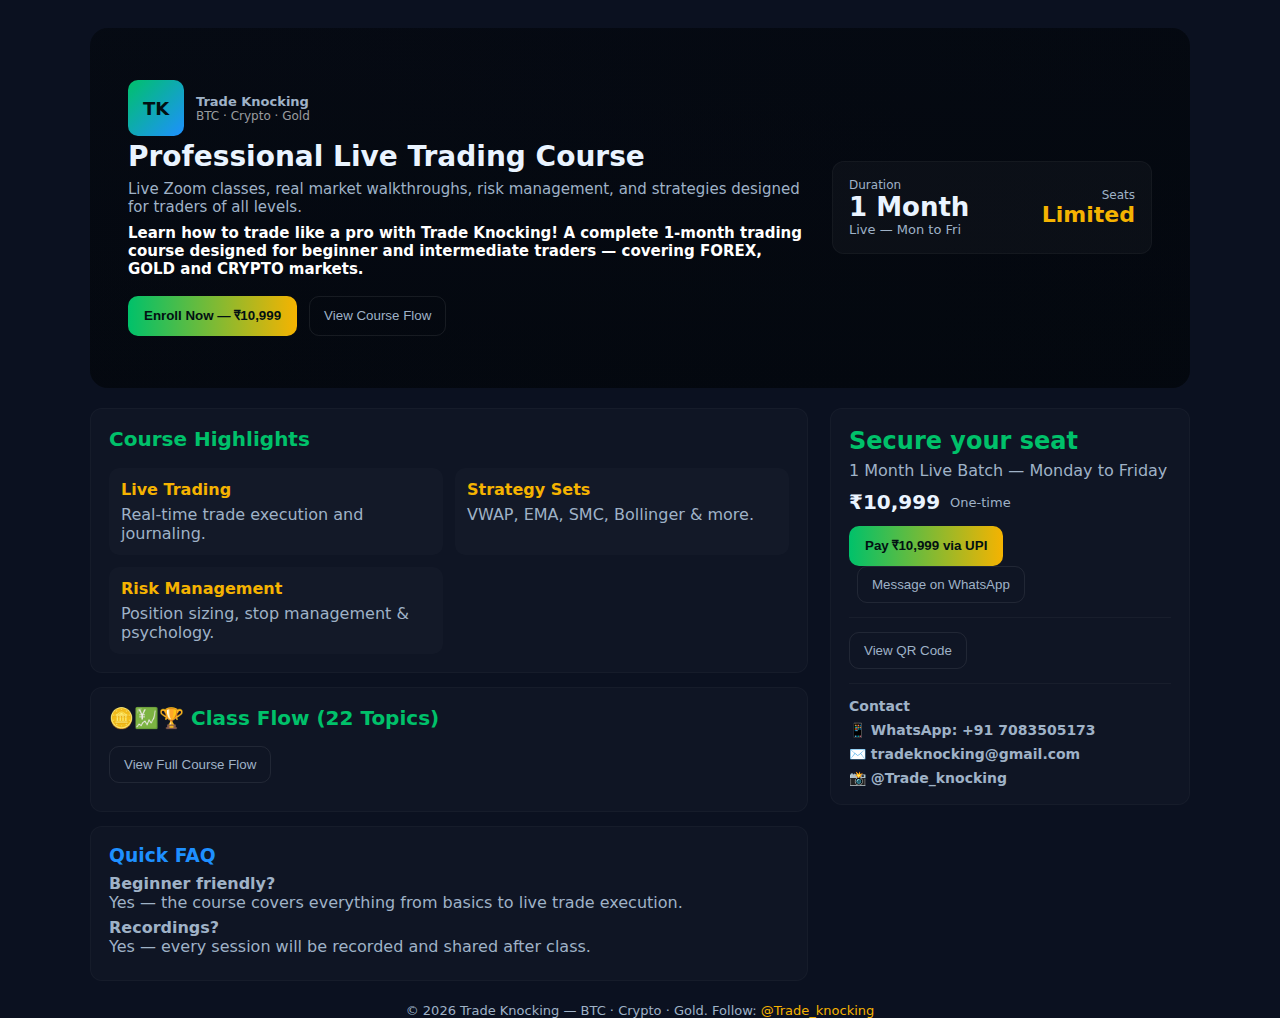
<file: index.html>
<!doctype html>
<html lang="mr">
<head>
  <!-- Google tag (gtag.js) -->
  <script async src="https://www.googletagmanager.com/gtag/js?id=G-4QN1JSNCES"></script>
  <script>
    window.dataLayer = window.dataLayer || [];
    function gtag(){dataLayer.push(arguments);}
    gtag('js', new Date());
    gtag('config', 'G-4QN1JSNCES');
  </script>

  <meta charset="utf-8" />
  <meta name="viewport" content="width=device-width,initial-scale=1" />
  <title>Trade Knocking — BTC · Crypto · Gold Trading</title>
  <meta name="description" content="Trade Knocking - Live Zoom Batch for BTC, Crypto & Gold. Live trades, risk management, strategies."/>
  <style>
    :root{
      --navy:#0b1120;
      --green:#00c16a;
      --gold:#f5b301;
      --sky:#1e90ff;
      --muted:#9fb2c7;
      --card:#071127;
      --glass: rgba(255,255,255,0.03);
      --radius:14px;
      --maxw:1100px;
    }
    *{box-sizing:border-box}
    html,body{height:100%}
    body{
      margin:0;
      font-family:Inter, system-ui, -apple-system, "Segoe UI", Roboto, "Noto Sans", Arial;
      background:var(--navy);
      color:#eaf4ff;
      display:flex;
      justify-content:center;
      padding:28px 18px;
      -webkit-font-smoothing:antialiased;
    }
    .wrap{width:100%;max-width:var(--maxw);}
    .hero-wrap{position:relative;border-radius:18px;overflow:hidden;min-height:360px;display:flex;align-items:center;background:linear-gradient(180deg, rgba(6,10,18,0.64), rgba(4,8,14,0.78));}
    .hero-bg{position:absolute;inset:0;z-index:0;background-image:url('https://cdn.pixabay.com/photo/2017/08/10/03/56/chart-2616936_1280.jpg');background-size:cover;background-position:center center;filter:contrast(0.9) saturate(1.05) blur(4px) brightness(0.6);}
    .hero-overlay{position:absolute;inset:0;background:linear-gradient(90deg,rgba(2,6,12,0.35),rgba(2,6,12,0.55));z-index:1;}
    .hero{position:relative;z-index:2;display:flex;gap:28px;align-items:center;padding:38px;width:100%;}
    .hero-left{flex:1;min-width:260px;}
    .brand{display:flex;align-items:center;gap:12px;margin-bottom:6px;}
    .logo{width:56px;height:56px;border-radius:10px;background:linear-gradient(135deg,var(--green),var(--sky));display:flex;align-items:center;justify-content:center;font-weight:800;color:#021012;font-size:18px;}
    h1{margin:0;font-size:28px;line-height:1.05;color:#eaf4ff}
    .subtitle{color:var(--muted);margin-top:8px;font-size:15px}
    .hero-ctas{margin-top:18px;display:flex;gap:12px;flex-wrap:wrap}
    .btn{background:linear-gradient(90deg,var(--green),var(--gold));color:#021012;border:none;padding:12px 16px;border-radius:10px;font-weight:800;cursor:pointer;}
    .btn:hover{opacity:0.9;}
    .btn-ghost{background:transparent;border:1px solid rgba(255,255,255,0.08);color:var(--muted);padding:10px 14px;border-radius:10px;cursor:pointer}
    .card-quick{width:320px;background:rgba(255,255,255,0.03);border-radius:12px;padding:16px;border:1px solid rgba(255,255,255,0.04)}
    .main{display:grid;grid-template-columns:1fr 360px;gap:22px;margin-top:20px}
    .card{background:rgba(255,255,255,0.02);padding:18px;border-radius:12px;border:1px solid rgba(255,255,255,0.03);}
    h2.section{margin-top:0;color:var(--green);font-size:20px}
    .bullets{display:grid;grid-template-columns:1fr 1fr;gap:12px;margin-top:10px}
    .bullet{background:rgba(255,255,255,0.02);padding:12px;border-radius:10px;}
    .bullet strong{color:var(--gold)}
    ul.clean{padding-left:18px;margin:12px 0;color:var(--muted)}
    .contact-links a{display:inline-block;margin-right:10px;margin-top:8px;text-decoration:none;color:var(--muted);font-weight:700}
    footer{text-align:center;color:var(--muted);font-size:13px;margin-top:22px}
    #qrImage {display:none;margin-top:12px;width:100%;border-radius:12px;border:1px solid rgba(255,255,255,0.1);}
    @media(max-width:980px){.main{grid-template-columns:1fr}.hero{flex-direction:column}.card-quick{width:100%}.bullets{grid-template-columns:1fr}}
  </style>
</head>
<body>
  <div class="wrap">
    <section class="hero-wrap">
      <div class="hero-bg" aria-hidden="true"></div>
      <div class="hero-overlay" aria-hidden="true"></div>
      <div class="hero">
        <div class="hero-left">
          <div class="brand">
            <div class="logo">TK</div>
            <div>
              <div style="font-size:13px;color:var(--muted);font-weight:700">Trade Knocking</div>
              <div style="font-size:12px;color:rgba(255,255,255,0.6)">BTC · Crypto · Gold</div>
            </div>
          </div>
          <h1>Professional Live Trading Course</h1>
          <div class="subtitle">Live Zoom classes, real market walkthroughs, risk management, and strategies designed for traders of all levels.</div>
          <p style="margin-top:8px;color:#ffffff;font-size:15px;font-weight:600">
            Learn how to trade like a pro with Trade Knocking! A complete 1-month trading course designed for beginner and intermediate traders — covering FOREX, GOLD and CRYPTO markets.
          </p>
          <div class="hero-ctas">
            <button class="btn" onclick="openUPIPayment()">Enroll Now — ₹10,999</button>
            <button class="btn-ghost" onclick="document.getElementById('flow').scrollIntoView({behavior:'smooth'})">View Course Flow</button>
          </div>
        </div>
        <div class="card-quick">
          <div style="display:flex;justify-content:space-between;align-items:center">
            <div>
              <div style="font-size:12px;color:var(--muted)">Duration</div>
              <div style="font-size:26px;font-weight:900">1 Month</div>
              <div style="color:var(--muted);font-size:13px">Live — Mon to Fri</div>
            </div>
            <div style="text-align:right">
              <div style="font-size:12px;color:var(--muted)">Seats</div>
              <div style="font-weight:900;font-size:22px;color:var(--gold)">Limited</div>
            </div>
          </div>
        </div>
      </div>
    </section>

    <div class="main">
      <main>
        <div class="card">
          <h2 class="section">Course Highlights</h2>
          <div class="bullets">
            <div class="bullet"><strong>Live Trading</strong><div style="color:var(--muted);margin-top:6px">Real-time trade execution and journaling.</div></div>
            <div class="bullet"><strong>Strategy Sets</strong><div style="color:var(--muted);margin-top:6px">VWAP, EMA, SMC, Bollinger & more.</div></div>
            <div class="bullet"><strong>Risk Management</strong><div style="color:var(--muted);margin-top:6px">Position sizing, stop management & psychology.</div></div>
          </div>
        </div>

        <div class="card" id="flow" style="margin-top:14px">
          <h2 class="section">🪙💹🏆 Class Flow (22 Topics)</h2>
          <button id="toggleFlow" class="btn-ghost" style="margin-bottom:10px">View Full Course Flow</button>
          <ol id="flowList" style="display:none;color:var(--muted);padding-left:18px;line-height:1.6">
            <li>Introduction to Crypto</li>
            <li>Introduction to Forex and Commodities</li>
            <li>Trading Hours - Market & Pre Market - Baby Pips</li>
            <li>Supply Demand and Multiple Timeframe Analysis</li>
            <li>How to use Exness and Delta Exchange Application</li>
            <li>Candles and Patterns</li>
            <li>Data & Importance - Forex Factory & Financial Juice</li>
            <li>11/51 Strategy and Application</li>
            <li>Bollinger Bands Strategy and Application</li>
            <li>VRVP and Volume Understanding</li>
            <li>Anchored VWAP - Use and Application</li>
            <li>Fibonacci - Use and Application</li>
            <li>Ichimoku - Use and Application</li>
            <li>Heiken Ashi Use and Application</li>
            <li>21 EMA Strategy - Use and Application</li>
            <li>SMC - Smart Money Concept</li>
            <li>Risk and Money Management</li>
            <li>Funded Account - Details</li>
            <li>Live Analysis & Q&A</li>
            <li>EMA 6,12,15</li>
            <li>SMI - Stochastic Momentum Index</li>
          </ol>
        </div>

        <script>
          const toggleBtn = document.getElementById('toggleFlow');
          const flowList = document.getElementById('flowList');
          toggleBtn.addEventListener('click', () => {
            const isHidden = flowList.style.display === 'none';
            flowList.style.display = isHidden ? 'block' : 'none';
            toggleBtn.textContent = isHidden ? 'Hide Course Flow' : 'View Full Course Flow';
          });
        </script>

        <div class="card" id="faq" style="margin-top:14px">
          <h3 style="margin:0 0 8px 0;color:var(--sky)">Quick FAQ</h3>
          <p style="color:var(--muted);margin:6px 0"><strong>Beginner friendly?</strong><br>Yes — the course covers everything from basics to live trade execution.</p>
          <p style="color:var(--muted);margin:6px 0"><strong>Recordings?</strong><br>Yes — every session will be recorded and shared after class.</p>
        </div>
      </main>

      <aside>
        <div class="card" id="enroll">
          <h2 style="margin:0 0 6px 0;color:var(--green)">Secure your seat</h2>
          <div style="color:var(--muted);margin-bottom:10px">1 Month Live Batch — Monday to Friday</div>
          <div style="display:flex;gap:10px;align-items:center">
            <div style="font-size:20px;font-weight:900">₹10,999</div>
            <div style="color:var(--muted);font-size:13px">One-time</div>
          </div>
          <div style="margin-top:12px">
            <button class="btn" onclick="openUPIPayment()">Pay ₹10,999 via UPI</button>
            <button class="btn-ghost" style="margin-left:8px" onclick="window.location.href='https://wa.me/917083505173'">Message on WhatsApp</button>
          </div>

          <!-- QR CODE TOGGLE SECTION -->
          <hr style="border:none;border-top:1px solid rgba(255,255,255,0.04);margin:14px 0" />
          <button id="toggleQR" class="btn-ghost">View QR Code</button>
          <img id="qrImage" src="https://tradeknocking-bot.github.io/www.tradeknocking.com/TradeKnocking_QR.png" alt="Trade Knocking QR" />

          <hr style="border:none;border-top:1px solid rgba(255,255,255,0.04);margin:14px 0" />
          <div style="font-size:14px;color:var(--muted)">
            <strong>Contact</strong>
            <div class="contact-links">
              <a href="https://wa.me/917083505173" class="call">📱 WhatsApp: +91 7083505173</a><br>
              <a href="mailto:tradeknocking@gmail.com">✉️ tradeknocking@gmail.com</a><br>
              <a href="https://instagram.com/Trade_knocking" target="_blank">📸 @Trade_knocking</a>
            </div>
          </div>
        </div>
      </aside>
    </div>

    <footer>
      © <span id="year"></span> Trade Knocking — BTC · Crypto · Gold. Follow: 
      <a href="https://instagram.com/Trade_knocking" target="_blank" style="color:var(--gold);text-decoration:none">@Trade_knocking</a>
    </footer>
  </div>

  <script>
    document.getElementById('year').textContent = new Date().getFullYear();

    function openUPIPayment() {
      window.location.href = "upi://pay?pa=7083505173@ybl&pn=Trade%20Knocking&am=10999&cu=INR";
    }

    // QR Toggle
    const qrBtn = document.getElementById('toggleQR');
    const qrImg = document.getElementById('qrImage');
    qrBtn.addEventListener('click', () => {
      const hidden = qrImg.style.display === 'none';
      qrImg.style.display = hidden ? 'block' : 'none';
      qrBtn.textContent = hidden ? 'Hide QR Code' : 'View QR Code';
    });
  </script>
</body>
</html>
</file>
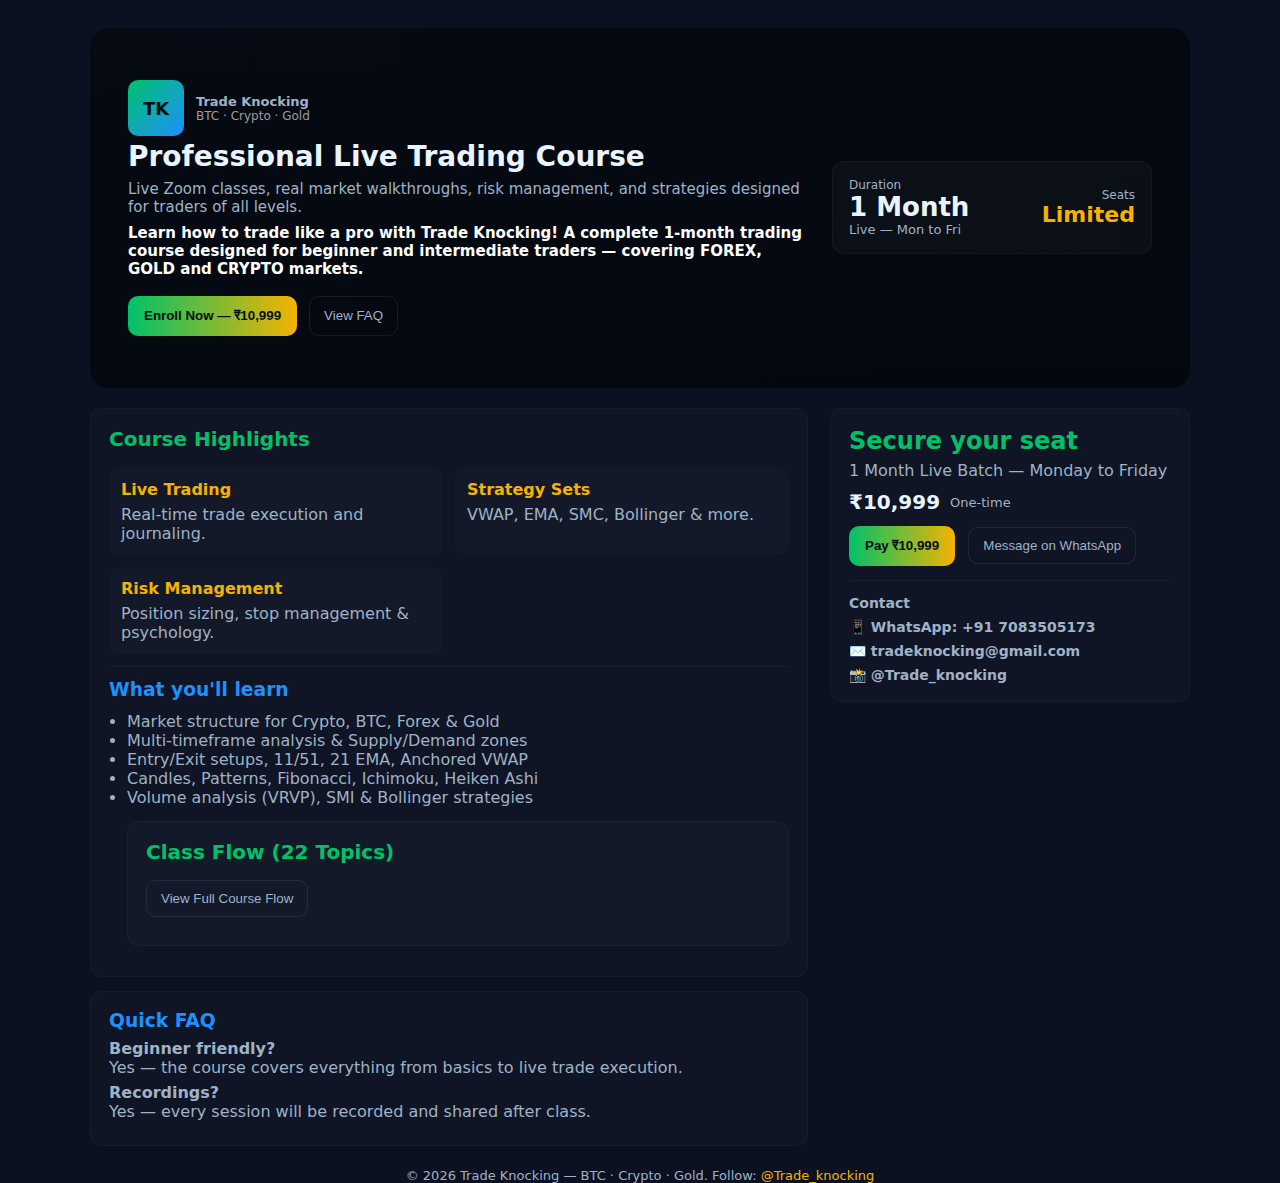
<file: index.html.html>
<!doctype html>
<html lang="mr">
<head>
  <meta charset="utf-8" />
  <meta name="viewport" content="width=device-width,initial-scale=1" />
  <title>Trade Knocking — BTC · Crypto · Gold Trading (1 Month)</title>
  <meta name="description" content="Trade Knocking - 1 Month Live Zoom Batch for BTC, Crypto & Gold. Live trades, risk management, strategies."/>
  <style>
    :root{
      --navy:#0b1120;
      --green:#00c16a;
      --gold:#f5b301;
      --sky:#1e90ff;
      --muted:#9fb2c7;
      --card:#071127;
      --glass: rgba(255,255,255,0.03);
      --radius:14px;
      --maxw:1100px;
    }
    *{box-sizing:border-box}
    html,body{height:100%}
    body{
      margin:0;
      font-family:Inter, system-ui, -apple-system, "Segoe UI", Roboto, "Noto Sans", Arial;
      background:var(--navy);
      color:#eaf4ff;
      display:flex;
      justify-content:center;
      padding:28px 18px;
      -webkit-font-smoothing:antialiased;
    }
    .wrap{width:100%;max-width:var(--maxw);}
    .hero-wrap{position:relative;border-radius:18px;overflow:hidden;min-height:360px;display:flex;align-items:center;background:linear-gradient(180deg, rgba(6,10,18,0.64), rgba(4,8,14,0.78));}
    .hero-bg{position:absolute;inset:0;z-index:0;background-image:url('https://cdn.pixabay.com/photo/2017/08/10/03/56/chart-2616936_1280.jpg');background-size:cover;background-position:center center;filter:contrast(0.9) saturate(1.05) blur(4px) brightness(0.6);}
    .hero-overlay{position:absolute;inset:0;background:linear-gradient(90deg,rgba(2,6,12,0.35),rgba(2,6,12,0.55));z-index:1;}
    .hero{position:relative;z-index:2;display:flex;gap:28px;align-items:center;padding:38px;width:100%;}
    .hero-left{flex:1;min-width:260px;}
    .brand{display:flex;align-items:center;gap:12px;margin-bottom:6px;}
    .logo{width:56px;height:56px;border-radius:10px;background:linear-gradient(135deg,var(--green),var(--sky));display:flex;align-items:center;justify-content:center;font-weight:800;color:#021012;font-size:18px;}
    h1{margin:0;font-size:28px;line-height:1.05;color:#eaf4ff}
    .subtitle{color:var(--muted);margin-top:8px;font-size:15px}
    .hero-ctas{margin-top:18px;display:flex;gap:12px;flex-wrap:wrap}
    .btn{background:linear-gradient(90deg,var(--green),var(--gold));color:#021012;border:none;padding:12px 16px;border-radius:10px;font-weight:800;cursor:pointer;}
    .btn-ghost{background:transparent;border:1px solid rgba(255,255,255,0.08);color:var(--muted);padding:10px 14px;border-radius:10px}
    .card-quick{width:320px;background:rgba(255,255,255,0.03);border-radius:12px;padding:16px;border:1px solid rgba(255,255,255,0.04)}
    .main{display:grid;grid-template-columns:1fr 360px;gap:22px;margin-top:20px}
    .card{background:rgba(255,255,255,0.02);padding:18px;border-radius:12px;border:1px solid rgba(255,255,255,0.03);}
    h2.section{margin-top:0;color:var(--green);font-size:20px}
    .bullets{display:grid;grid-template-columns:1fr 1fr;gap:12px;margin-top:10px}
    .bullet{background:rgba(255,255,255,0.02);padding:12px;border-radius:10px;}
    .bullet strong{color:var(--gold)}
    ul.clean{padding-left:18px;margin:12px 0;color:var(--muted)}
    .contact-links a{display:inline-block;margin-right:10px;margin-top:8px;text-decoration:none;color:var(--muted);font-weight:700}
    footer{text-align:center;color:var(--muted);font-size:13px;margin-top:22px}
    @media(max-width:980px){.main{grid-template-columns:1fr}.hero{flex-direction:column}.card-quick{width:100%}.bullets{grid-template-columns:1fr}}
  </style>
</head>
<body>
  <div class="wrap">
    <section class="hero-wrap">
      <div class="hero-bg" aria-hidden="true"></div>
      <div class="hero-overlay" aria-hidden="true"></div>
      <div class="hero">
        <div class="hero-left">
          <div class="brand">
            <div class="logo">TK</div>
            <div>
              <div style="font-size:13px;color:var(--muted);font-weight:700">Trade Knocking</div>
              <div style="font-size:12px;color:rgba(255,255,255,0.6)">BTC · Crypto · Gold</div>
            </div>
          </div>
          <h1>Professional Live Trading Course</h1>
          <div class="subtitle">Live Zoom classes, real market walkthroughs, risk management, and strategies designed for traders of all levels.</div>
<p style="margin-top:8px;color:#ffffff;font-size:15px;font-weight:600">
  Learn how to trade like a pro with Trade Knocking! A complete 1-month trading course designed for beginner and intermediate traders — covering FOREX, GOLD and CRYPTO markets.
</p>

          <div class="hero-ctas">
            <button class="btn" onclick="document.getElementById('enroll').scrollIntoView({behavior:'smooth'})">Enroll Now — ₹10,999</button>
            <button class="btn-ghost" onclick="document.getElementById('faq').scrollIntoView({behavior:'smooth'})">View FAQ</button>
          </div>
        </div>
        <div class="card-quick">
          <div style="display:flex;justify-content:space-between;align-items:center">
            <div>
              <div style="font-size:12px;color:var(--muted)">Duration</div>
              <div style="font-size:26px;font-weight:900">1 Month</div>
              <div style="color:var(--muted);font-size:13px">Live — Mon to Fri</div>
            </div>
            <div style="text-align:right">
              <div style="font-size:12px;color:var(--muted)">Seats</div>
              <div style="font-weight:900;font-size:22px;color:var(--gold)">Limited</div>
            </div>
          </div>
        </div>
      </div>
    </section>

    <div class="main">
      <main>
        <div class="card">
          <h2 class="section">Course Highlights</h2>
          <div class="bullets">
            <div class="bullet"><strong>Live Trading</strong><div style="color:var(--muted);margin-top:6px">Real-time trade execution and journaling.</div></div>
            <div class="bullet"><strong>Strategy Sets</strong><div style="color:var(--muted);margin-top:6px">VWAP, EMA, SMC, Bollinger & more.</div></div>
            <div class="bullet"><strong>Risk Management</strong><div style="color:var(--muted);margin-top:6px">Position sizing, stop management & psychology.</div></div>
          </div>
          <hr style="border:none;border-top:1px solid rgba(255,255,255,0.04);margin:12px 0" />
          <h3 style="color:var(--sky);margin:8px 0">What you'll learn</h3>
          <ul class="clean">
            <li>Market structure for Crypto, BTC, Forex & Gold</li>
            <li>Multi-timeframe analysis & Supply/Demand zones</li>
            <li>Entry/Exit setups, 11/51, 21 EMA, Anchored VWAP</li>
            <li>Candles, Patterns, Fibonacci, Ichimoku, Heiken Ashi</li>
            <li>Volume analysis (VRVP), SMI & Bollinger strategies</li>
          
        <div class="card" id="classFlow" style="margin-top:14px">
          <h2 class="section">Class Flow (22 Topics)</h2>
          <button id="toggleFlow" class="btn-ghost" style="margin-bottom:10px">View Full Course Flow</button>
          <ol id="flowList" style="display:none;color:var(--muted);padding-left:18px;line-height:1.6">
            <li>Introduction to Crypto</li>
            <li>Introduction to Forex and Commodities</li>
            <li>Introduction to Forex and Commodities</li>
            <li>Trading Hours - Market & Pre Market - Baby Pips</li>
            <li>Supply Demand and Multiple Timeframe Analysis</li>
            <li>How to use Exness and Delta Exchange Application</li>
            <li>Candles and Patterns</li>
            <li>Data & Importance - Forex Factory & Financial Juice</li>
            <li>11/51 Strategy and Application</li>
            <li>Bollinger Bands Strategy and Application</li>
            <li>VRVP and Volume Understanding</li>
            <li>Anchored VWAP - Use and Application, How to catch trade from between</li>
            <li>Fibonacci - Use and Application</li>
            <li>Ichimoku - Use and Application</li>
            <li>Heiken Ashi Use and Application</li>
            <li>21 EMA Strategy - Use and Application</li>
            <li>SMC-Smart Money Concept - Indicator</li>
            <li>Risk and Money Management - Psychology</li>
            <li>Funded Account - Details</li>
            <li>Live Analysis & Q&A</li>
            <li>EMA 6,12,15</li>
            <li>SMI - Stochastic Momentum Index</li>
          </ol>
        </div>

        <script>
          const toggleBtn = document.getElementById('toggleFlow');
          const flowList = document.getElementById('flowList');
          toggleBtn.addEventListener('click', () => {
            const isHidden = flowList.style.display === 'none';
            flowList.style.display = isHidden ? 'block' : 'none';
            toggleBtn.textContent = isHidden ? 'Hide Course Flow' : 'View Full Course Flow';
          });
        </script>
</ul>
        </div>

        <div class="card" id="faq" style="margin-top:14px">
          <h3 style="margin:0 0 8px 0;color:var(--sky)">Quick FAQ</h3>
          <p style="color:var(--muted);margin:6px 0"><strong>Beginner friendly?</strong><br>Yes — the course covers everything from basics to live trade execution.</p>
          <p style="color:var(--muted);margin:6px 0"><strong>Recordings?</strong><br>Yes — every session will be recorded and shared after class.</p>
        </div>
      </main>

      <aside>
        <div class="card" id="enroll">
          <h2 style="margin:0 0 6px 0;color:var(--green)">Secure your seat</h2>
          <div style="color:var(--muted);margin-bottom:10px">1 Month Live Batch — Monday to Friday</div>
          <div style="display:flex;gap:10px;align-items:center">
            <div style="font-size:20px;font-weight:900">₹10,999</div>
            <div style="color:var(--muted);font-size:13px">One-time</div>
          </div>
          <div style="margin-top:12px">
            <button class="btn" onclick="alert('Demo payment — replace with Razorpay integration')">Pay ₹10,999</button>
            <button class="btn-ghost" style="margin-left:8px" onclick="window.location.href='https://wa.me/917083505173'">Message on WhatsApp</button>
          </div>
          <hr style="border:none;border-top:1px solid rgba(255,255,255,0.04);margin:14px 0" />
          <div style="font-size:14px;color:var(--muted)">
            <strong>Contact</strong>
            <div class="contact-links">
              <a href="https://wa.me/917083505173" class="call">📱 WhatsApp: +91 7083505173</a><br>
              <a href="mailto:tradeknocking@gmail.com">✉️ tradeknocking@gmail.com</a><br>
              <a href="https://instagram.com/Trade_knocking" target="_blank">📸 @Trade_knocking</a>
            </div>
          </div>
        </div>
      </aside>
    </div>

    <footer>
      © <span id="year"></span> Trade Knocking — BTC · Crypto · Gold. Follow: 
      <a href="https://instagram.com/Trade_knocking" target="_blank" style="color:var(--gold);text-decoration:none">@Trade_knocking</a>
    </footer>
  </div>
  <script>document.getElementById('year').textContent = new Date().getFullYear();</script>
</body>
</html>
</file>
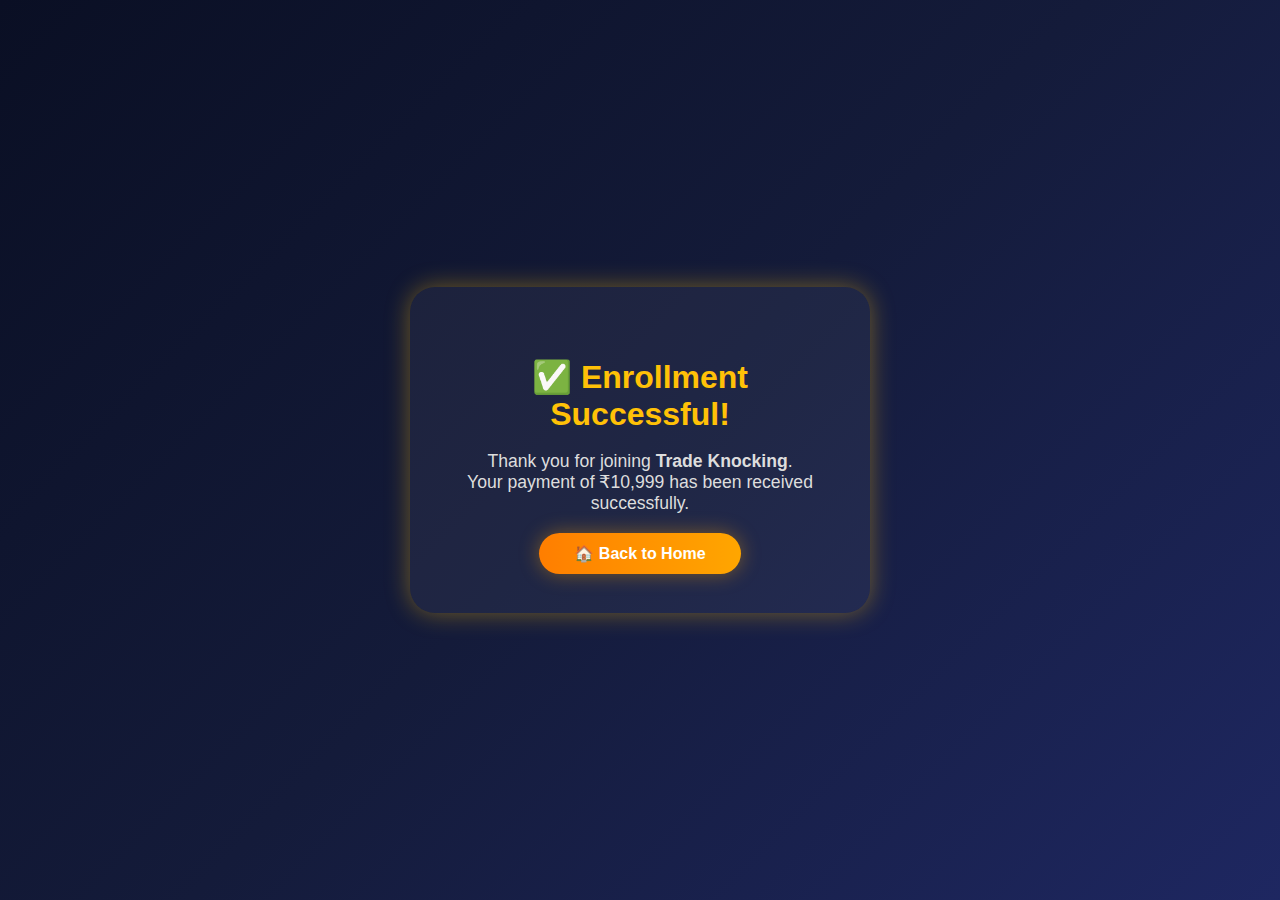
<file: success.html>
<!DOCTYPE html>
<html lang="en">
<head>
  <meta charset="UTF-8">
  <meta name="viewport" content="width=device-width, initial-scale=1.0">
  <title>Enrollment Successful | Trade Knocking</title>
  <style>
    body {
      font-family: 'Poppins', sans-serif;
      background: linear-gradient(135deg, #0a0f24, #141b3a, #1e2761);
      color: #fff;
      display: flex;
      justify-content: center;
      align-items: center;
      height: 100vh;
      margin: 0;
      text-align: center;
    }
    .success-box {
      background: rgba(255,255,255,0.05);
      padding: 50px 30px;
      border-radius: 25px;
      box-shadow: 0 0 25px rgba(255,193,7,0.4);
      max-width: 400px;
    }
    .success-box h1 {
      color: #ffc107;
      font-size: 2rem;
      margin-bottom: 15px;
    }
    .success-box p {
      font-size: 1.1rem;
      color: #ddd;
      margin-bottom: 30px;
    }
    .home-btn {
      background: linear-gradient(90deg, #ff7e00, #ffa600);
      color: #fff;
      text-decoration: none;
      padding: 12px 35px;
      border-radius: 50px;
      font-weight: 600;
      box-shadow: 0 0 20px rgba(255,165,0,0.4);
      transition: 0.3s;
    }
    .home-btn:hover {
      transform: scale(1.05);
      background: linear-gradient(90deg, #ffa600, #ffcc33);
    }
  </style>
</head>
<body>
  <div class="success-box">
    <h1>✅ Enrollment Successful!</h1>
    <p>Thank you for joining <strong>Trade Knocking</strong>.<br>
       Your payment of ₹10,999 has been received successfully.</p>
    <a href="index.html" class="home-btn">🏠 Back to Home</a>
  </div>
</body>
</html>
</file>
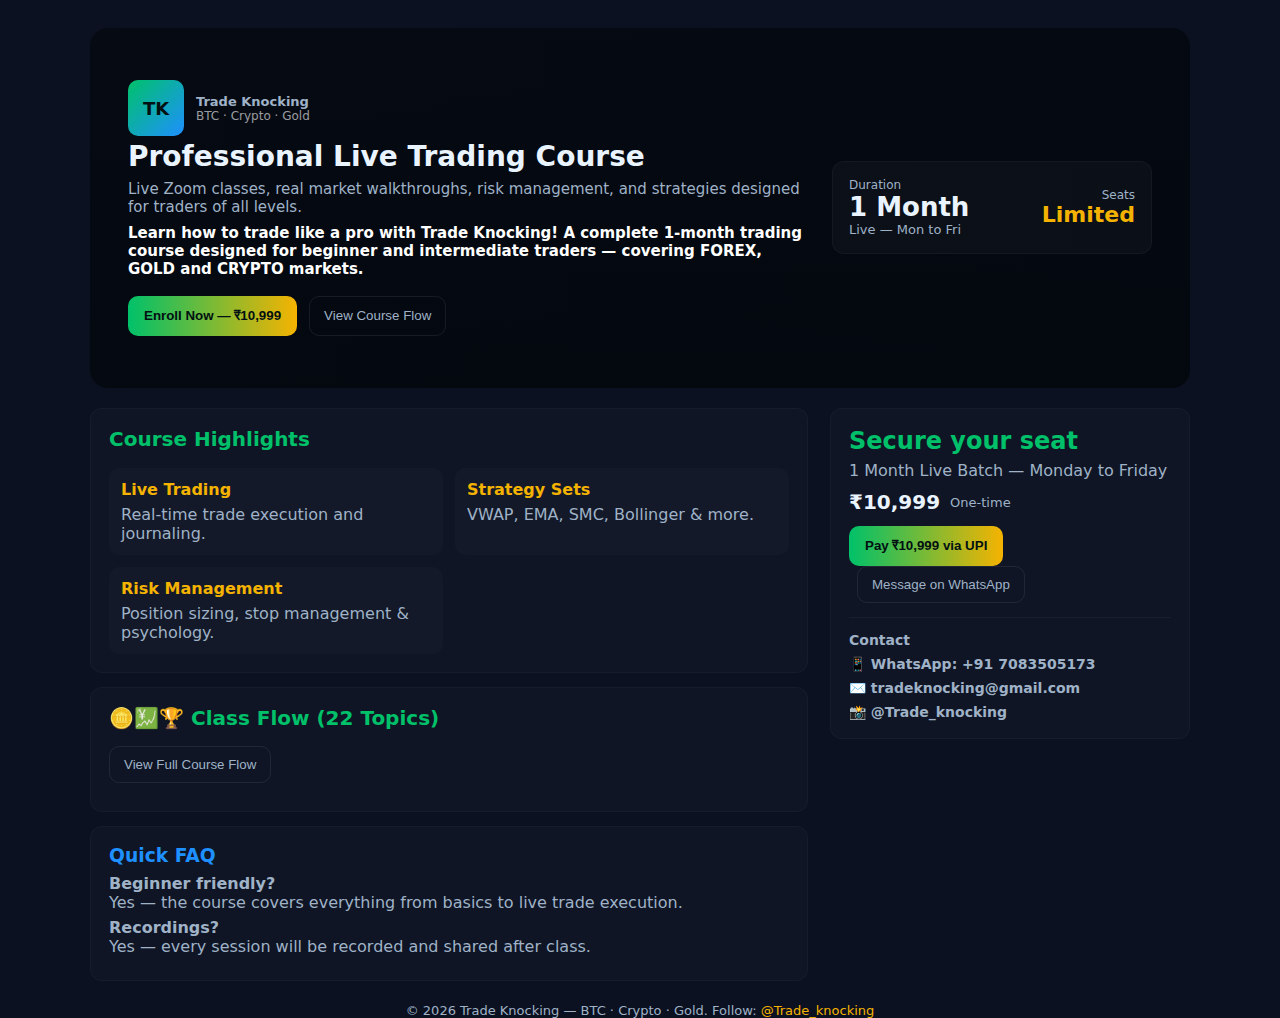
<file: trade_knocking_final_upi_classflow_v2.html>
<!doctype html>
<html lang="mr">
<head>
  <meta charset="utf-8" />
  <meta name="viewport" content="width=device-width,initial-scale=1" />
  <title>Trade Knocking — BTC · Crypto · Gold Trading</title>
  <meta name="description" content="Trade Knocking - Live Zoom Batch for BTC, Crypto & Gold. Live trades, risk management, strategies."/>
  <style>
    :root{
      --navy:#0b1120;
      --green:#00c16a;
      --gold:#f5b301;
      --sky:#1e90ff;
      --muted:#9fb2c7;
      --card:#071127;
      --glass: rgba(255,255,255,0.03);
      --radius:14px;
      --maxw:1100px;
    }
    *{box-sizing:border-box}
    html,body{height:100%}
    body{
      margin:0;
      font-family:Inter, system-ui, -apple-system, "Segoe UI", Roboto, "Noto Sans", Arial;
      background:var(--navy);
      color:#eaf4ff;
      display:flex;
      justify-content:center;
      padding:28px 18px;
      -webkit-font-smoothing:antialiased;
    }
    .wrap{width:100%;max-width:var(--maxw);}
    .hero-wrap{position:relative;border-radius:18px;overflow:hidden;min-height:360px;display:flex;align-items:center;background:linear-gradient(180deg, rgba(6,10,18,0.64), rgba(4,8,14,0.78));}
    .hero-bg{position:absolute;inset:0;z-index:0;background-image:url('https://cdn.pixabay.com/photo/2017/08/10/03/56/chart-2616936_1280.jpg');background-size:cover;background-position:center center;filter:contrast(0.9) saturate(1.05) blur(4px) brightness(0.6);}
    .hero-overlay{position:absolute;inset:0;background:linear-gradient(90deg,rgba(2,6,12,0.35),rgba(2,6,12,0.55));z-index:1;}
    .hero{position:relative;z-index:2;display:flex;gap:28px;align-items:center;padding:38px;width:100%;}
    .hero-left{flex:1;min-width:260px;}
    .brand{display:flex;align-items:center;gap:12px;margin-bottom:6px;}
    .logo{width:56px;height:56px;border-radius:10px;background:linear-gradient(135deg,var(--green),var(--sky));display:flex;align-items:center;justify-content:center;font-weight:800;color:#021012;font-size:18px;}
    h1{margin:0;font-size:28px;line-height:1.05;color:#eaf4ff}
    .subtitle{color:var(--muted);margin-top:8px;font-size:15px}
    .hero-ctas{margin-top:18px;display:flex;gap:12px;flex-wrap:wrap}
    .btn{background:linear-gradient(90deg,var(--green),var(--gold));color:#021012;border:none;padding:12px 16px;border-radius:10px;font-weight:800;cursor:pointer;}
    .btn:hover{opacity:0.9;}
    .btn-ghost{background:transparent;border:1px solid rgba(255,255,255,0.08);color:var(--muted);padding:10px 14px;border-radius:10px;cursor:pointer}
    .card-quick{width:320px;background:rgba(255,255,255,0.03);border-radius:12px;padding:16px;border:1px solid rgba(255,255,255,0.04)}
    .main{display:grid;grid-template-columns:1fr 360px;gap:22px;margin-top:20px}
    .card{background:rgba(255,255,255,0.02);padding:18px;border-radius:12px;border:1px solid rgba(255,255,255,0.03);}
    h2.section{margin-top:0;color:var(--green);font-size:20px}
    .bullets{display:grid;grid-template-columns:1fr 1fr;gap:12px;margin-top:10px}
    .bullet{background:rgba(255,255,255,0.02);padding:12px;border-radius:10px;}
    .bullet strong{color:var(--gold)}
    ul.clean{padding-left:18px;margin:12px 0;color:var(--muted)}
    .contact-links a{display:inline-block;margin-right:10px;margin-top:8px;text-decoration:none;color:var(--muted);font-weight:700}
    footer{text-align:center;color:var(--muted);font-size:13px;margin-top:22px}
    @media(max-width:980px){.main{grid-template-columns:1fr}.hero{flex-direction:column}.card-quick{width:100%}.bullets{grid-template-columns:1fr}}
  </style>
</head>
<body>
  <div class="wrap">
    <section class="hero-wrap">
      <div class="hero-bg" aria-hidden="true"></div>
      <div class="hero-overlay" aria-hidden="true"></div>
      <div class="hero">
        <div class="hero-left">
          <div class="brand">
            <div class="logo">TK</div>
            <div>
              <div style="font-size:13px;color:var(--muted);font-weight:700">Trade Knocking</div>
              <div style="font-size:12px;color:rgba(255,255,255,0.6)">BTC · Crypto · Gold</div>
            </div>
          </div>
          <h1>Professional Live Trading Course</h1>
          <div class="subtitle">Live Zoom classes, real market walkthroughs, risk management, and strategies designed for traders of all levels.</div>
          <p style="margin-top:8px;color:#ffffff;font-size:15px;font-weight:600">
            Learn how to trade like a pro with Trade Knocking! A complete 1-month trading course designed for beginner and intermediate traders — covering FOREX, GOLD and CRYPTO markets.
          </p>
          <div class="hero-ctas">
            <button class="btn" onclick="openUPIPayment()">Enroll Now — ₹10,999</button>
            <button class="btn-ghost" onclick="document.getElementById('flow').scrollIntoView({behavior:'smooth'})">View Course Flow</button>
          </div>
        </div>
        <div class="card-quick">
          <div style="display:flex;justify-content:space-between;align-items:center">
            <div>
              <div style="font-size:12px;color:var(--muted)">Duration</div>
              <div style="font-size:26px;font-weight:900">1 Month</div>
              <div style="color:var(--muted);font-size:13px">Live — Mon to Fri</div>
            </div>
            <div style="text-align:right">
              <div style="font-size:12px;color:var(--muted)">Seats</div>
              <div style="font-weight:900;font-size:22px;color:var(--gold)">Limited</div>
            </div>
          </div>
        </div>
      </div>
    </section>

    <div class="main">
      <main>
        <div class="card">
          <h2 class="section">Course Highlights</h2>
          <div class="bullets">
            <div class="bullet"><strong>Live Trading</strong><div style="color:var(--muted);margin-top:6px">Real-time trade execution and journaling.</div></div>
            <div class="bullet"><strong>Strategy Sets</strong><div style="color:var(--muted);margin-top:6px">VWAP, EMA, SMC, Bollinger & more.</div></div>
            <div class="bullet"><strong>Risk Management</strong><div style="color:var(--muted);margin-top:6px">Position sizing, stop management & psychology.</div></div>
          </div>
        </div>

        <div class="card" id="flow" style="margin-top:14px">
          <h2 class="section">🪙💹🏆 Class Flow (22 Topics)</h2>
          <button id="toggleFlow" class="btn-ghost" style="margin-bottom:10px">View Full Course Flow</button>
          <ol id="flowList" style="display:none;color:var(--muted);padding-left:18px;line-height:1.6">
            <li>Introduction to Crypto</li>
            <li>Introduction to Forex and Commodities</li>
            <li>Introduction to Forex and Commodities</li>
            <li>Trading Hours - Market & Pre Market - Baby Pips</li>
            <li>Supply Demand and Multiple Timeframe Analysis</li>
            <li>How to use Exness and Delta Exchange Application</li>
            <li>Candles and Patterns</li>
            <li>Data & Importance - Forex Factory & Financial Juice</li>
            <li>11/51 Strategy and Application</li>
            <li>Bollinger Bands Strategy and Application</li>
            <li>VRVP and Volume Understanding</li>
            <li>Anchored VWAP - Use and Application, How to catch trade from between</li>
            <li>Fibonacci - Use and Application</li>
            <li>Ichimoku - Use and Application</li>
            <li>Heiken Ashi Use and Application</li>
            <li>21 EMA Strategy - Use and Application</li>
            <li>SMC-Smart Money Concept - Indicator</li>
            <li>Risk and Money Management - Psychology</li>
            <li>Funded Account - Details</li>
            <li>Live Analysis & Q&A</li>
            <li>EMA 6,12,15</li>
            <li>SMI - Stochastic Momentum Index</li>
          </ol>
        </div>

        <script>
          const toggleBtn = document.getElementById('toggleFlow');
          const flowList = document.getElementById('flowList');
          toggleBtn.addEventListener('click', () => {
            const isHidden = flowList.style.display === 'none';
            flowList.style.display = isHidden ? 'block' : 'none';
            toggleBtn.textContent = isHidden ? 'Hide Course Flow' : 'View Full Course Flow';
          });
        </script>

        <div class="card" id="faq" style="margin-top:14px">
          <h3 style="margin:0 0 8px 0;color:var(--sky)">Quick FAQ</h3>
          <p style="color:var(--muted);margin:6px 0"><strong>Beginner friendly?</strong><br>Yes — the course covers everything from basics to live trade execution.</p>
          <p style="color:var(--muted);margin:6px 0"><strong>Recordings?</strong><br>Yes — every session will be recorded and shared after class.</p>
        </div>
      </main>

      <aside>
        <div class="card" id="enroll">
          <h2 style="margin:0 0 6px 0;color:var(--green)">Secure your seat</h2>
          <div style="color:var(--muted);margin-bottom:10px">1 Month Live Batch — Monday to Friday</div>
          <div style="display:flex;gap:10px;align-items:center">
            <div style="font-size:20px;font-weight:900">₹10,999</div>
            <div style="color:var(--muted);font-size:13px">One-time</div>
          </div>
          <div style="margin-top:12px">
            <button class="btn" onclick="openUPIPayment()">Pay ₹10,999 via UPI</button>
            <button class="btn-ghost" style="margin-left:8px" onclick="window.location.href='https://wa.me/917083505173'">Message on WhatsApp</button>
          </div>
          <hr style="border:none;border-top:1px solid rgba(255,255,255,0.04);margin:14px 0" />
          <div style="font-size:14px;color:var(--muted)">
            <strong>Contact</strong>
            <div class="contact-links">
              <a href="https://wa.me/917083505173" class="call">📱 WhatsApp: +91 7083505173</a><br>
              <a href="mailto:tradeknocking@gmail.com">✉️ tradeknocking@gmail.com</a><br>
              <a href="https://instagram.com/Trade_knocking" target="_blank">📸 @Trade_knocking</a>
            </div>
          </div>
        </div>
      </aside>
    </div>

    <footer>
      © <span id="year"></span> Trade Knocking — BTC · Crypto · Gold. Follow: 
      <a href="https://instagram.com/Trade_knocking" target="_blank" style="color:var(--gold);text-decoration:none">@Trade_knocking</a>
    </footer>
  </div>

  <script>
    document.getElementById('year').textContent = new Date().getFullYear();

    function openUPIPayment() {
      window.location.href = "upi://pay?pa=7083505173@ybl&pn=Trade%20Knocking&am=10999&cu=INR";
    }
  </script>
</body>
</html>
</file>
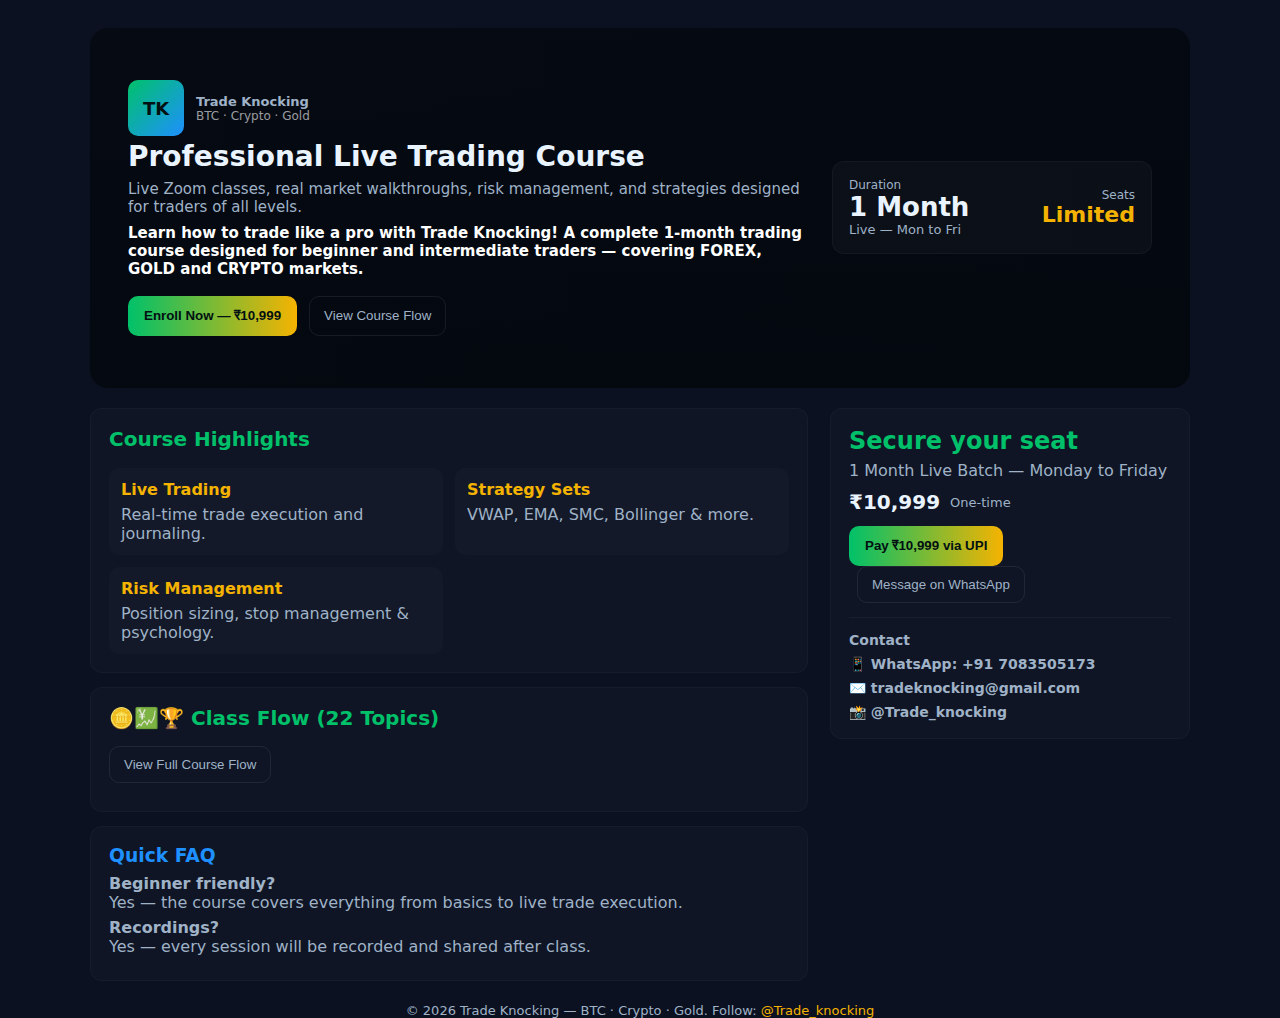
<file: trade_knocking_final_upi_classflow_v2_analytics.html>
<!doctype html>
<html lang="mr">
<head>
  <!-- Google tag (gtag.js) -->
  <script async src="https://www.googletagmanager.com/gtag/js?id=G-4QN1JSNCES"></script>
  <script>
    window.dataLayer = window.dataLayer || [];
    function gtag(){dataLayer.push(arguments);}
    gtag('js', new Date());
    gtag('config', 'G-4QN1JSNCES');
  </script>


  <meta charset="utf-8" />
  <meta name="viewport" content="width=device-width,initial-scale=1" />
  <title>Trade Knocking — BTC · Crypto · Gold Trading</title>
  <meta name="description" content="Trade Knocking - Live Zoom Batch for BTC, Crypto & Gold. Live trades, risk management, strategies."/>
  <style>
    :root{
      --navy:#0b1120;
      --green:#00c16a;
      --gold:#f5b301;
      --sky:#1e90ff;
      --muted:#9fb2c7;
      --card:#071127;
      --glass: rgba(255,255,255,0.03);
      --radius:14px;
      --maxw:1100px;
    }
    *{box-sizing:border-box}
    html,body{height:100%}
    body{
      margin:0;
      font-family:Inter, system-ui, -apple-system, "Segoe UI", Roboto, "Noto Sans", Arial;
      background:var(--navy);
      color:#eaf4ff;
      display:flex;
      justify-content:center;
      padding:28px 18px;
      -webkit-font-smoothing:antialiased;
    }
    .wrap{width:100%;max-width:var(--maxw);}
    .hero-wrap{position:relative;border-radius:18px;overflow:hidden;min-height:360px;display:flex;align-items:center;background:linear-gradient(180deg, rgba(6,10,18,0.64), rgba(4,8,14,0.78));}
    .hero-bg{position:absolute;inset:0;z-index:0;background-image:url('https://cdn.pixabay.com/photo/2017/08/10/03/56/chart-2616936_1280.jpg');background-size:cover;background-position:center center;filter:contrast(0.9) saturate(1.05) blur(4px) brightness(0.6);}
    .hero-overlay{position:absolute;inset:0;background:linear-gradient(90deg,rgba(2,6,12,0.35),rgba(2,6,12,0.55));z-index:1;}
    .hero{position:relative;z-index:2;display:flex;gap:28px;align-items:center;padding:38px;width:100%;}
    .hero-left{flex:1;min-width:260px;}
    .brand{display:flex;align-items:center;gap:12px;margin-bottom:6px;}
    .logo{width:56px;height:56px;border-radius:10px;background:linear-gradient(135deg,var(--green),var(--sky));display:flex;align-items:center;justify-content:center;font-weight:800;color:#021012;font-size:18px;}
    h1{margin:0;font-size:28px;line-height:1.05;color:#eaf4ff}
    .subtitle{color:var(--muted);margin-top:8px;font-size:15px}
    .hero-ctas{margin-top:18px;display:flex;gap:12px;flex-wrap:wrap}
    .btn{background:linear-gradient(90deg,var(--green),var(--gold));color:#021012;border:none;padding:12px 16px;border-radius:10px;font-weight:800;cursor:pointer;}
    .btn:hover{opacity:0.9;}
    .btn-ghost{background:transparent;border:1px solid rgba(255,255,255,0.08);color:var(--muted);padding:10px 14px;border-radius:10px;cursor:pointer}
    .card-quick{width:320px;background:rgba(255,255,255,0.03);border-radius:12px;padding:16px;border:1px solid rgba(255,255,255,0.04)}
    .main{display:grid;grid-template-columns:1fr 360px;gap:22px;margin-top:20px}
    .card{background:rgba(255,255,255,0.02);padding:18px;border-radius:12px;border:1px solid rgba(255,255,255,0.03);}
    h2.section{margin-top:0;color:var(--green);font-size:20px}
    .bullets{display:grid;grid-template-columns:1fr 1fr;gap:12px;margin-top:10px}
    .bullet{background:rgba(255,255,255,0.02);padding:12px;border-radius:10px;}
    .bullet strong{color:var(--gold)}
    ul.clean{padding-left:18px;margin:12px 0;color:var(--muted)}
    .contact-links a{display:inline-block;margin-right:10px;margin-top:8px;text-decoration:none;color:var(--muted);font-weight:700}
    footer{text-align:center;color:var(--muted);font-size:13px;margin-top:22px}
    @media(max-width:980px){.main{grid-template-columns:1fr}.hero{flex-direction:column}.card-quick{width:100%}.bullets{grid-template-columns:1fr}}
  </style>
</head>
<body>
  <div class="wrap">
    <section class="hero-wrap">
      <div class="hero-bg" aria-hidden="true"></div>
      <div class="hero-overlay" aria-hidden="true"></div>
      <div class="hero">
        <div class="hero-left">
          <div class="brand">
            <div class="logo">TK</div>
            <div>
              <div style="font-size:13px;color:var(--muted);font-weight:700">Trade Knocking</div>
              <div style="font-size:12px;color:rgba(255,255,255,0.6)">BTC · Crypto · Gold</div>
            </div>
          </div>
          <h1>Professional Live Trading Course</h1>
          <div class="subtitle">Live Zoom classes, real market walkthroughs, risk management, and strategies designed for traders of all levels.</div>
          <p style="margin-top:8px;color:#ffffff;font-size:15px;font-weight:600">
            Learn how to trade like a pro with Trade Knocking! A complete 1-month trading course designed for beginner and intermediate traders — covering FOREX, GOLD and CRYPTO markets.
          </p>
          <div class="hero-ctas">
            <button class="btn" onclick="openUPIPayment()">Enroll Now — ₹10,999</button>
            <button class="btn-ghost" onclick="document.getElementById('flow').scrollIntoView({behavior:'smooth'})">View Course Flow</button>
          </div>
        </div>
        <div class="card-quick">
          <div style="display:flex;justify-content:space-between;align-items:center">
            <div>
              <div style="font-size:12px;color:var(--muted)">Duration</div>
              <div style="font-size:26px;font-weight:900">1 Month</div>
              <div style="color:var(--muted);font-size:13px">Live — Mon to Fri</div>
            </div>
            <div style="text-align:right">
              <div style="font-size:12px;color:var(--muted)">Seats</div>
              <div style="font-weight:900;font-size:22px;color:var(--gold)">Limited</div>
            </div>
          </div>
        </div>
      </div>
    </section>

    <div class="main">
      <main>
        <div class="card">
          <h2 class="section">Course Highlights</h2>
          <div class="bullets">
            <div class="bullet"><strong>Live Trading</strong><div style="color:var(--muted);margin-top:6px">Real-time trade execution and journaling.</div></div>
            <div class="bullet"><strong>Strategy Sets</strong><div style="color:var(--muted);margin-top:6px">VWAP, EMA, SMC, Bollinger & more.</div></div>
            <div class="bullet"><strong>Risk Management</strong><div style="color:var(--muted);margin-top:6px">Position sizing, stop management & psychology.</div></div>
          </div>
        </div>

        <div class="card" id="flow" style="margin-top:14px">
          <h2 class="section">🪙💹🏆 Class Flow (22 Topics)</h2>
          <button id="toggleFlow" class="btn-ghost" style="margin-bottom:10px">View Full Course Flow</button>
          <ol id="flowList" style="display:none;color:var(--muted);padding-left:18px;line-height:1.6">
            <li>Introduction to Crypto</li>
            <li>Introduction to Forex and Commodities</li>
            <li>Introduction to Forex and Commodities</li>
            <li>Trading Hours - Market & Pre Market - Baby Pips</li>
            <li>Supply Demand and Multiple Timeframe Analysis</li>
            <li>How to use Exness and Delta Exchange Application</li>
            <li>Candles and Patterns</li>
            <li>Data & Importance - Forex Factory & Financial Juice</li>
            <li>11/51 Strategy and Application</li>
            <li>Bollinger Bands Strategy and Application</li>
            <li>VRVP and Volume Understanding</li>
            <li>Anchored VWAP - Use and Application, How to catch trade from between</li>
            <li>Fibonacci - Use and Application</li>
            <li>Ichimoku - Use and Application</li>
            <li>Heiken Ashi Use and Application</li>
            <li>21 EMA Strategy - Use and Application</li>
            <li>SMC-Smart Money Concept - Indicator</li>
            <li>Risk and Money Management - Psychology</li>
            <li>Funded Account - Details</li>
            <li>Live Analysis & Q&A</li>
            <li>EMA 6,12,15</li>
            <li>SMI - Stochastic Momentum Index</li>
          </ol>
        </div>

        <script>
          const toggleBtn = document.getElementById('toggleFlow');
          const flowList = document.getElementById('flowList');
          toggleBtn.addEventListener('click', () => {
            const isHidden = flowList.style.display === 'none';
            flowList.style.display = isHidden ? 'block' : 'none';
            toggleBtn.textContent = isHidden ? 'Hide Course Flow' : 'View Full Course Flow';
          });
        </script>

        <div class="card" id="faq" style="margin-top:14px">
          <h3 style="margin:0 0 8px 0;color:var(--sky)">Quick FAQ</h3>
          <p style="color:var(--muted);margin:6px 0"><strong>Beginner friendly?</strong><br>Yes — the course covers everything from basics to live trade execution.</p>
          <p style="color:var(--muted);margin:6px 0"><strong>Recordings?</strong><br>Yes — every session will be recorded and shared after class.</p>
        </div>
      </main>

      <aside>
        <div class="card" id="enroll">
          <h2 style="margin:0 0 6px 0;color:var(--green)">Secure your seat</h2>
          <div style="color:var(--muted);margin-bottom:10px">1 Month Live Batch — Monday to Friday</div>
          <div style="display:flex;gap:10px;align-items:center">
            <div style="font-size:20px;font-weight:900">₹10,999</div>
            <div style="color:var(--muted);font-size:13px">One-time</div>
          </div>
          <div style="margin-top:12px">
            <button class="btn" onclick="openUPIPayment()">Pay ₹10,999 via UPI</button>
            <button class="btn-ghost" style="margin-left:8px" onclick="window.location.href='https://wa.me/917083505173'">Message on WhatsApp</button>
          </div>
          <hr style="border:none;border-top:1px solid rgba(255,255,255,0.04);margin:14px 0" />
          <div style="font-size:14px;color:var(--muted)">
            <strong>Contact</strong>
            <div class="contact-links">
              <a href="https://wa.me/917083505173" class="call">📱 WhatsApp: +91 7083505173</a><br>
              <a href="mailto:tradeknocking@gmail.com">✉️ tradeknocking@gmail.com</a><br>
              <a href="https://instagram.com/Trade_knocking" target="_blank">📸 @Trade_knocking</a>
            </div>
          </div>
        </div>
      </aside>
    </div>

    <footer>
      © <span id="year"></span> Trade Knocking — BTC · Crypto · Gold. Follow: 
      <a href="https://instagram.com/Trade_knocking" target="_blank" style="color:var(--gold);text-decoration:none">@Trade_knocking</a>
    </footer>
  </div>

  <script>
    document.getElementById('year').textContent = new Date().getFullYear();

    function openUPIPayment() {
      window.location.href = "upi://pay?pa=7083505173@ybl&pn=Trade%20Knocking&am=10999&cu=INR";
    }
  </script>
</body>
</html>
</file>
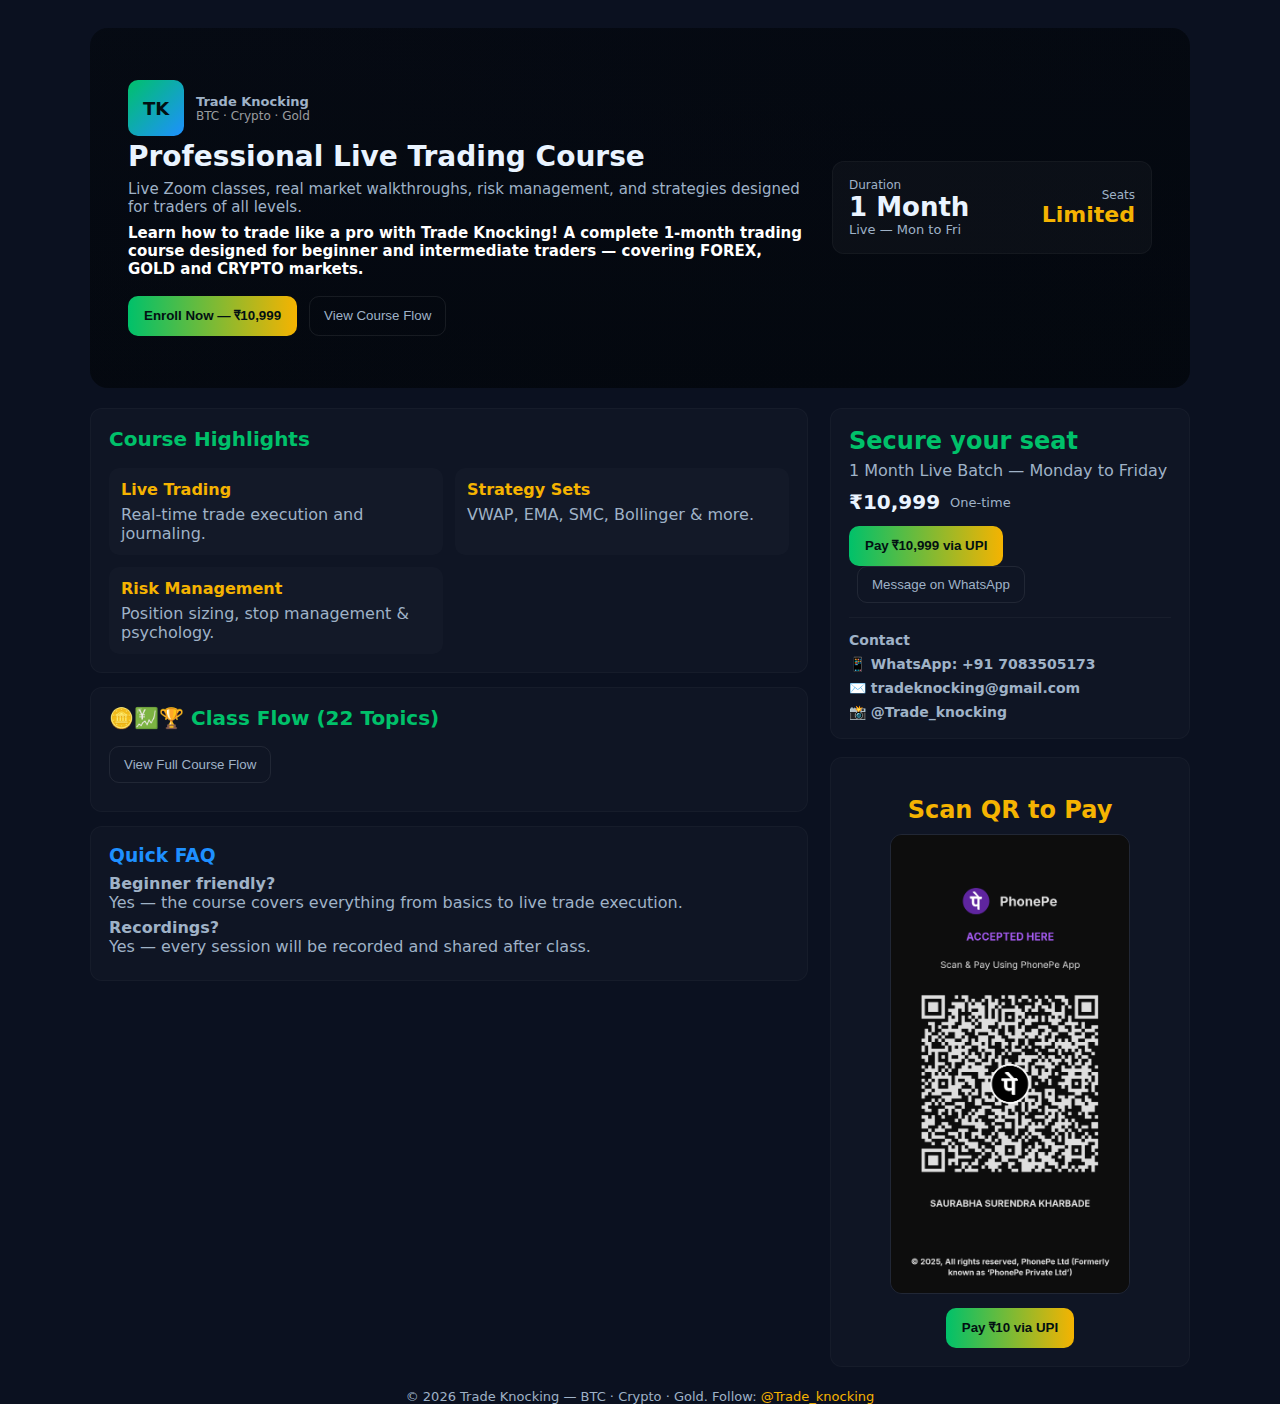
<file: trade_knocking_with_qr.html>
<!doctype html>
<html lang="mr">
<head>
  <meta charset="utf-8" />
  <meta name="viewport" content="width=device-width,initial-scale=1" />
  <title>Trade Knocking — BTC · Crypto · Gold Trading</title>
  <meta name="description" content="Trade Knocking - Live Zoom Batch for BTC, Crypto & Gold. Live trades, risk management, strategies."/>
  <style>
    :root{
      --navy:#0b1120;
      --green:#00c16a;
      --gold:#f5b301;
      --sky:#1e90ff;
      --muted:#9fb2c7;
      --card:#071127;
      --glass: rgba(255,255,255,0.03);
      --radius:14px;
      --maxw:1100px;
    }
    *{box-sizing:border-box}
    html,body{height:100%}
    body{
      margin:0;
      font-family:Inter, system-ui, -apple-system, "Segoe UI", Roboto, "Noto Sans", Arial;
      background:var(--navy);
      color:#eaf4ff;
      display:flex;
      justify-content:center;
      padding:28px 18px;
      -webkit-font-smoothing:antialiased;
    }
    .wrap{width:100%;max-width:var(--maxw);}
    .hero-wrap{position:relative;border-radius:18px;overflow:hidden;min-height:360px;display:flex;align-items:center;background:linear-gradient(180deg, rgba(6,10,18,0.64), rgba(4,8,14,0.78));}
    .hero-bg{position:absolute;inset:0;z-index:0;background-image:url('https://cdn.pixabay.com/photo/2017/08/10/03/56/chart-2616936_1280.jpg');background-size:cover;background-position:center center;filter:contrast(0.9) saturate(1.05) blur(4px) brightness(0.6);}
    .hero-overlay{position:absolute;inset:0;background:linear-gradient(90deg,rgba(2,6,12,0.35),rgba(2,6,12,0.55));z-index:1;}
    .hero{position:relative;z-index:2;display:flex;gap:28px;align-items:center;padding:38px;width:100%;}
    .hero-left{flex:1;min-width:260px;}
    .brand{display:flex;align-items:center;gap:12px;margin-bottom:6px;}
    .logo{width:56px;height:56px;border-radius:10px;background:linear-gradient(135deg,var(--green),var(--sky));display:flex;align-items:center;justify-content:center;font-weight:800;color:#021012;font-size:18px;}
    h1{margin:0;font-size:28px;line-height:1.05;color:#eaf4ff}
    .subtitle{color:var(--muted);margin-top:8px;font-size:15px}
    .hero-ctas{margin-top:18px;display:flex;gap:12px;flex-wrap:wrap}
    .btn{background:linear-gradient(90deg,var(--green),var(--gold));color:#021012;border:none;padding:12px 16px;border-radius:10px;font-weight:800;cursor:pointer;}
    .btn:hover{opacity:0.9;}
    .btn-ghost{background:transparent;border:1px solid rgba(255,255,255,0.08);color:var(--muted);padding:10px 14px;border-radius:10px;cursor:pointer}
    .card-quick{width:320px;background:rgba(255,255,255,0.03);border-radius:12px;padding:16px;border:1px solid rgba(255,255,255,0.04)}
    .main{display:grid;grid-template-columns:1fr 360px;gap:22px;margin-top:20px}
    .card{background:rgba(255,255,255,0.02);padding:18px;border-radius:12px;border:1px solid rgba(255,255,255,0.03);}
    h2.section{margin-top:0;color:var(--green);font-size:20px}
    .bullets{display:grid;grid-template-columns:1fr 1fr;gap:12px;margin-top:10px}
    .bullet{background:rgba(255,255,255,0.02);padding:12px;border-radius:10px;}
    .bullet strong{color:var(--gold)}
    ul.clean{padding-left:18px;margin:12px 0;color:var(--muted)}
    .contact-links a{display:inline-block;margin-right:10px;margin-top:8px;text-decoration:none;color:var(--muted);font-weight:700}
    footer{text-align:center;color:var(--muted);font-size:13px;margin-top:22px}
    @media(max-width:980px){.main{grid-template-columns:1fr}.hero{flex-direction:column}.card-quick{width:100%}.bullets{grid-template-columns:1fr}}
  </style>
</head>
<body>
  <div class="wrap">
    <section class="hero-wrap">
      <div class="hero-bg" aria-hidden="true"></div>
      <div class="hero-overlay" aria-hidden="true"></div>
      <div class="hero">
        <div class="hero-left">
          <div class="brand">
            <div class="logo">TK</div>
            <div>
              <div style="font-size:13px;color:var(--muted);font-weight:700">Trade Knocking</div>
              <div style="font-size:12px;color:rgba(255,255,255,0.6)">BTC · Crypto · Gold</div>
            </div>
          </div>
          <h1>Professional Live Trading Course</h1>
          <div class="subtitle">Live Zoom classes, real market walkthroughs, risk management, and strategies designed for traders of all levels.</div>
          <p style="margin-top:8px;color:#ffffff;font-size:15px;font-weight:600">
            Learn how to trade like a pro with Trade Knocking! A complete 1-month trading course designed for beginner and intermediate traders — covering FOREX, GOLD and CRYPTO markets.
          </p>
          <div class="hero-ctas">
            <button class="btn" onclick="openUPIPayment()">Enroll Now — ₹10,999</button>
            <button class="btn-ghost" onclick="document.getElementById('flow').scrollIntoView({behavior:'smooth'})">View Course Flow</button>
          </div>
        </div>
        <div class="card-quick">
          <div style="display:flex;justify-content:space-between;align-items:center">
            <div>
              <div style="font-size:12px;color:var(--muted)">Duration</div>
              <div style="font-size:26px;font-weight:900">1 Month</div>
              <div style="color:var(--muted);font-size:13px">Live — Mon to Fri</div>
            </div>
            <div style="text-align:right">
              <div style="font-size:12px;color:var(--muted)">Seats</div>
              <div style="font-weight:900;font-size:22px;color:var(--gold)">Limited</div>
            </div>
          </div>
        </div>
      </div>
    </section>

    <div class="main">
      <main>
        <div class="card">
          <h2 class="section">Course Highlights</h2>
          <div class="bullets">
            <div class="bullet"><strong>Live Trading</strong><div style="color:var(--muted);margin-top:6px">Real-time trade execution and journaling.</div></div>
            <div class="bullet"><strong>Strategy Sets</strong><div style="color:var(--muted);margin-top:6px">VWAP, EMA, SMC, Bollinger & more.</div></div>
            <div class="bullet"><strong>Risk Management</strong><div style="color:var(--muted);margin-top:6px">Position sizing, stop management & psychology.</div></div>
          </div>
        </div>

        <div class="card" id="flow" style="margin-top:14px">
          <h2 class="section">🪙💹🏆 Class Flow (22 Topics)</h2>
          <button id="toggleFlow" class="btn-ghost" style="margin-bottom:10px">View Full Course Flow</button>
          <ol id="flowList" style="display:none;color:var(--muted);padding-left:18px;line-height:1.6">
            <li>Introduction to Crypto</li>
            <li>Introduction to Forex and Commodities</li>
            <li>Introduction to Forex and Commodities</li>
            <li>Trading Hours - Market & Pre Market - Baby Pips</li>
            <li>Supply Demand and Multiple Timeframe Analysis</li>
            <li>How to use Exness and Delta Exchange Application</li>
            <li>Candles and Patterns</li>
            <li>Data & Importance - Forex Factory & Financial Juice</li>
            <li>11/51 Strategy and Application</li>
            <li>Bollinger Bands Strategy and Application</li>
            <li>VRVP and Volume Understanding</li>
            <li>Anchored VWAP - Use and Application, How to catch trade from between</li>
            <li>Fibonacci - Use and Application</li>
            <li>Ichimoku - Use and Application</li>
            <li>Heiken Ashi Use and Application</li>
            <li>21 EMA Strategy - Use and Application</li>
            <li>SMC-Smart Money Concept - Indicator</li>
            <li>Risk and Money Management - Psychology</li>
            <li>Funded Account - Details</li>
            <li>Live Analysis & Q&A</li>
            <li>EMA 6,12,15</li>
            <li>SMI - Stochastic Momentum Index</li>
          </ol>
        </div>

        <script>
          const toggleBtn = document.getElementById('toggleFlow');
          const flowList = document.getElementById('flowList');
          toggleBtn.addEventListener('click', () => {
            const isHidden = flowList.style.display === 'none';
            flowList.style.display = isHidden ? 'block' : 'none';
            toggleBtn.textContent = isHidden ? 'Hide Course Flow' : 'View Full Course Flow';
          });
        </script>

        <div class="card" id="faq" style="margin-top:14px">
          <h3 style="margin:0 0 8px 0;color:var(--sky)">Quick FAQ</h3>
          <p style="color:var(--muted);margin:6px 0"><strong>Beginner friendly?</strong><br>Yes — the course covers everything from basics to live trade execution.</p>
          <p style="color:var(--muted);margin:6px 0"><strong>Recordings?</strong><br>Yes — every session will be recorded and shared after class.</p>
        </div>
      </main>

      <aside>
        <div class="card" id="enroll">
          <h2 style="margin:0 0 6px 0;color:var(--green)">Secure your seat</h2>
          <div style="color:var(--muted);margin-bottom:10px">1 Month Live Batch — Monday to Friday</div>
          <div style="display:flex;gap:10px;align-items:center">
            <div style="font-size:20px;font-weight:900">₹10,999</div>
            <div style="color:var(--muted);font-size:13px">One-time</div>
          </div>
          <div style="margin-top:12px">
            <button class="btn" onclick="openUPIPayment()">Pay ₹10,999 via UPI</button>
            <button class="btn-ghost" style="margin-left:8px" onclick="window.location.href='https://wa.me/917083505173'">Message on WhatsApp</button>
          </div>
          <hr style="border:none;border-top:1px solid rgba(255,255,255,0.04);margin:14px 0" />
          <div style="font-size:14px;color:var(--muted)">
            <strong>Contact</strong>
            <div class="contact-links">
              <a href="https://wa.me/917083505173" class="call">📱 WhatsApp: +91 7083505173</a><br>
              <a href="mailto:tradeknocking@gmail.com">✉️ tradeknocking@gmail.com</a><br>
              <a href="https://instagram.com/Trade_knocking" target="_blank">📸 @Trade_knocking</a>
            </div>
          </div>
        </div>
      
<div class="card" id="qr-section" style="margin-top:18px;text-align:center;">
  <h2 style="color:var(--gold);margin-bottom:10px;">Scan QR to Pay</h2>
  <img src="AccountQRCodeState%20Bank%20of%20India%20-%204825_DARK_THEME.png" alt="QR Code" style="width:240px;height:auto;border-radius:12px;border:1px solid rgba(255,255,255,0.08);"/>
  <div style="margin-top:10px;">
    <button class="btn" onclick="openUPIPayment()">Pay ₹10 via UPI</button>
  </div>
</div>

    </aside>
    </div>

    <footer>
      © <span id="year"></span> Trade Knocking — BTC · Crypto · Gold. Follow: 
      <a href="https://instagram.com/Trade_knocking" target="_blank" style="color:var(--gold);text-decoration:none">@Trade_knocking</a>
    </footer>
  </div>

  <script>
    document.getElementById('year').textContent = new Date().getFullYear();

    function openUPIPayment() {
      window.location.href = "upi://pay?pa=7083505173@ybl&pn=Trade%20Knocking&am=10999&cu=INR";
    }
  </script>
</body>
</html>
</file>
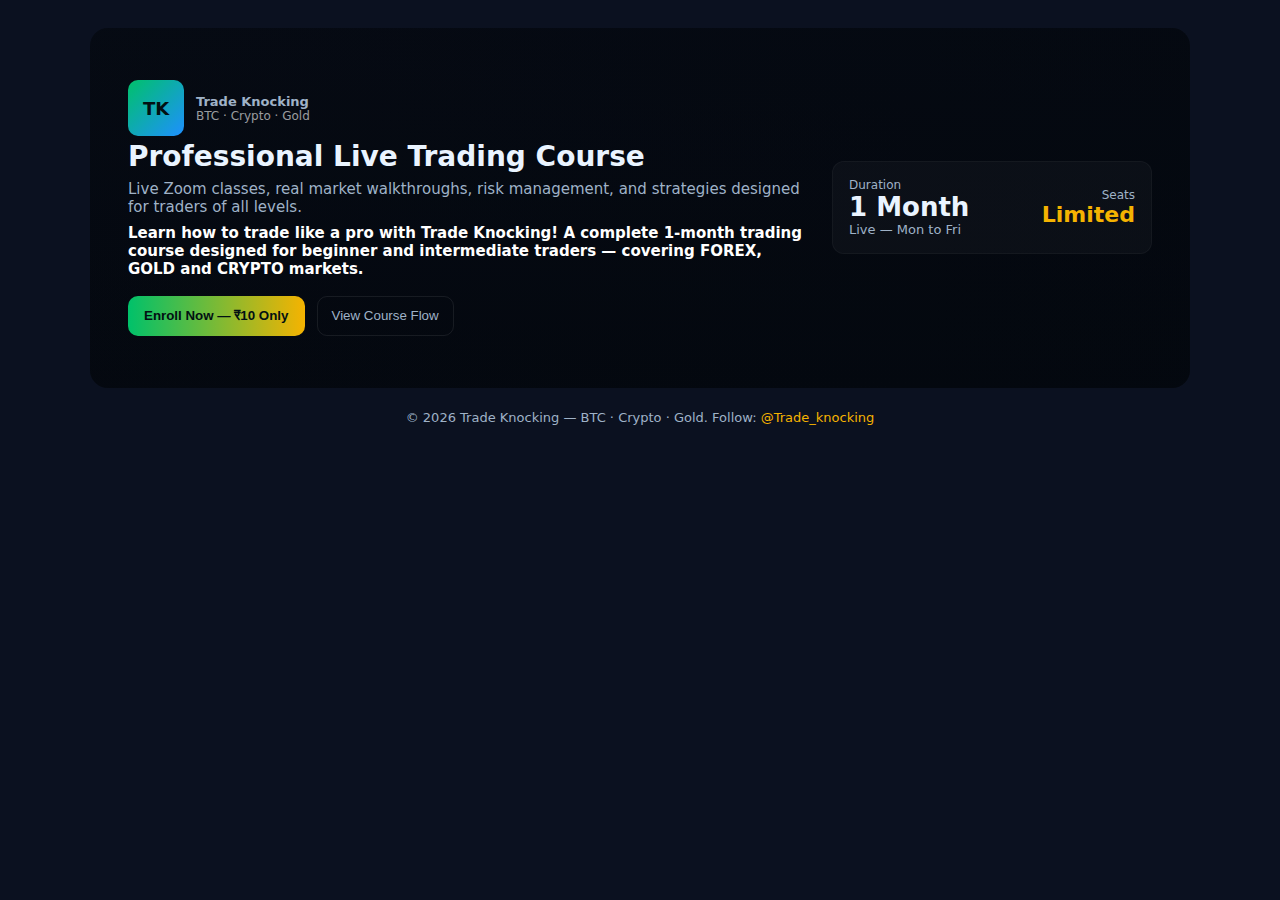
<file: tradeknocking_fixed_10rs (1).html>
<!doctype html>
<html lang="mr">
<head>
  <!-- Google tag (gtag.js) -->
  <script async src="https://www.googletagmanager.com/gtag/js?id=G-4QN1JSNCES"></script>
  <script>
    window.dataLayer = window.dataLayer || [];
    function gtag(){dataLayer.push(arguments);}
    gtag('js', new Date());
    gtag('config', 'G-4QN1JSNCES');
  </script>

  <meta charset="utf-8" />
  <meta name="viewport" content="width=device-width,initial-scale=1" />
  <title>Trade Knocking — BTC · Crypto · Gold Trading</title>
  <meta name="description" content="Trade Knocking - Live Zoom Batch for BTC, Crypto & Gold. Live trades, risk management, strategies."/>
  <style>
    :root{
      --navy:#0b1120;
      --green:#00c16a;
      --gold:#f5b301;
      --sky:#1e90ff;
      --muted:#9fb2c7;
      --card:#071127;
      --glass: rgba(255,255,255,0.03);
      --radius:14px;
      --maxw:1100px;
    }
    *{box-sizing:border-box}
    html,body{height:100%}
    body{
      margin:0;
      font-family:Inter, system-ui, -apple-system, "Segoe UI", Roboto, "Noto Sans", Arial;
      background:var(--navy);
      color:#eaf4ff;
      display:flex;
      justify-content:center;
      padding:28px 18px;
      -webkit-font-smoothing:antialiased;
    }
    .wrap{width:100%;max-width:var(--maxw);}
    .hero-wrap{position:relative;border-radius:18px;overflow:hidden;min-height:360px;display:flex;align-items:center;background:linear-gradient(180deg, rgba(6,10,18,0.64), rgba(4,8,14,0.78));}
    .hero-bg{position:absolute;inset:0;z-index:0;background-image:url('https://cdn.pixabay.com/photo/2017/08/10/03/56/chart-2616936_1280.jpg');background-size:cover;background-position:center center;filter:contrast(0.9) saturate(1.05) blur(4px) brightness(0.6);}
    .hero-overlay{position:absolute;inset:0;background:linear-gradient(90deg,rgba(2,6,12,0.35),rgba(2,6,12,0.55));z-index:1;}
    .hero{position:relative;z-index:2;display:flex;gap:28px;align-items:center;padding:38px;width:100%;}
    .hero-left{flex:1;min-width:260px;}
    .brand{display:flex;align-items:center;gap:12px;margin-bottom:6px;}
    .logo{width:56px;height:56px;border-radius:10px;background:linear-gradient(135deg,var(--green),var(--sky));display:flex;align-items:center;justify-content:center;font-weight:800;color:#021012;font-size:18px;}
    h1{margin:0;font-size:28px;line-height:1.05;color:#eaf4ff}
    .subtitle{color:var(--muted);margin-top:8px;font-size:15px}
    .hero-ctas{margin-top:18px;display:flex;gap:12px;flex-wrap:wrap}
    .btn{background:linear-gradient(90deg,var(--green),var(--gold));color:#021012;border:none;padding:12px 16px;border-radius:10px;font-weight:800;cursor:pointer;}
    .btn:hover{opacity:0.9;}
    .btn-ghost{background:transparent;border:1px solid rgba(255,255,255,0.08);color:var(--muted);padding:10px 14px;border-radius:10px;cursor:pointer}
    .card-quick{width:320px;background:rgba(255,255,255,0.03);border-radius:12px;padding:16px;border:1px solid rgba(255,255,255,0.04)}
    .main{display:grid;grid-template-columns:1fr 360px;gap:22px;margin-top:20px}
    .card{background:rgba(255,255,255,0.02);padding:18px;border-radius:12px;border:1px solid rgba(255,255,255,0.03);}
    h2.section{margin-top:0;color:var(--green);font-size:20px}
    .bullets{display:grid;grid-template-columns:1fr 1fr;gap:12px;margin-top:10px}
    .bullet{background:rgba(255,255,255,0.02);padding:12px;border-radius:10px;}
    .bullet strong{color:var(--gold)}
    ul.clean{padding-left:18px;margin:12px 0;color:var(--muted)}
    .contact-links a{display:inline-block;margin-right:10px;margin-top:8px;text-decoration:none;color:var(--muted);font-weight:700}
    footer{text-align:center;color:var(--muted);font-size:13px;margin-top:22px}
    @media(max-width:980px){.main{grid-template-columns:1fr}.hero{flex-direction:column}.card-quick{width:100%}.bullets{grid-template-columns:1fr}}
  </style>
</head>
<body>
  <div class="wrap">
    <section class="hero-wrap">
      <div class="hero-bg" aria-hidden="true"></div>
      <div class="hero-overlay" aria-hidden="true"></div>
      <div class="hero">
        <div class="hero-left">
          <div class="brand">
            <div class="logo">TK</div>
            <div>
              <div style="font-size:13px;color:var(--muted);font-weight:700">Trade Knocking</div>
              <div style="font-size:12px;color:rgba(255,255,255,0.6)">BTC · Crypto · Gold</div>
            </div>
          </div>
          <h1>Professional Live Trading Course</h1>
          <div class="subtitle">Live Zoom classes, real market walkthroughs, risk management, and strategies designed for traders of all levels.</div>
          <p style="margin-top:8px;color:#ffffff;font-size:15px;font-weight:600">
            Learn how to trade like a pro with Trade Knocking! A complete 1-month trading course designed for beginner and intermediate traders — covering FOREX, GOLD and CRYPTO markets.
          </p>
          <div class="hero-ctas">
            <button class="btn" onclick="openUPIPayment()">Enroll Now — ₹10 Only</button>
            <button class="btn-ghost" onclick="document.getElementById('flow').scrollIntoView({behavior:'smooth'})">View Course Flow</button>
          </div>
        </div>
        <div class="card-quick">
          <div style="display:flex;justify-content:space-between;align-items:center">
            <div>
              <div style="font-size:12px;color:var(--muted)">Duration</div>
              <div style="font-size:26px;font-weight:900">1 Month</div>
              <div style="color:var(--muted);font-size:13px">Live — Mon to Fri</div>
            </div>
            <div style="text-align:right">
              <div style="font-size:12px;color:var(--muted)">Seats</div>
              <div style="font-weight:900;font-size:22px;color:var(--gold)">Limited</div>
            </div>
          </div>
        </div>
      </div>
    </section>

    <footer>
      © <span id="year"></span> Trade Knocking — BTC · Crypto · Gold. Follow: 
      <a href="https://instagram.com/Trade_knocking" target="_blank" style="color:var(--gold);text-decoration:none">@Trade_knocking</a>
    </footer>
  </div>

  <script>
    document.getElementById('year').textContent = new Date().getFullYear();

    function openUPIPayment() {
      window.location.href = "upi://pay?pa=7083505173@ybl&pn=Trade%20Knocking&am=10&cu=INR";
    }
  </script>
</body>
</html>
</file>
